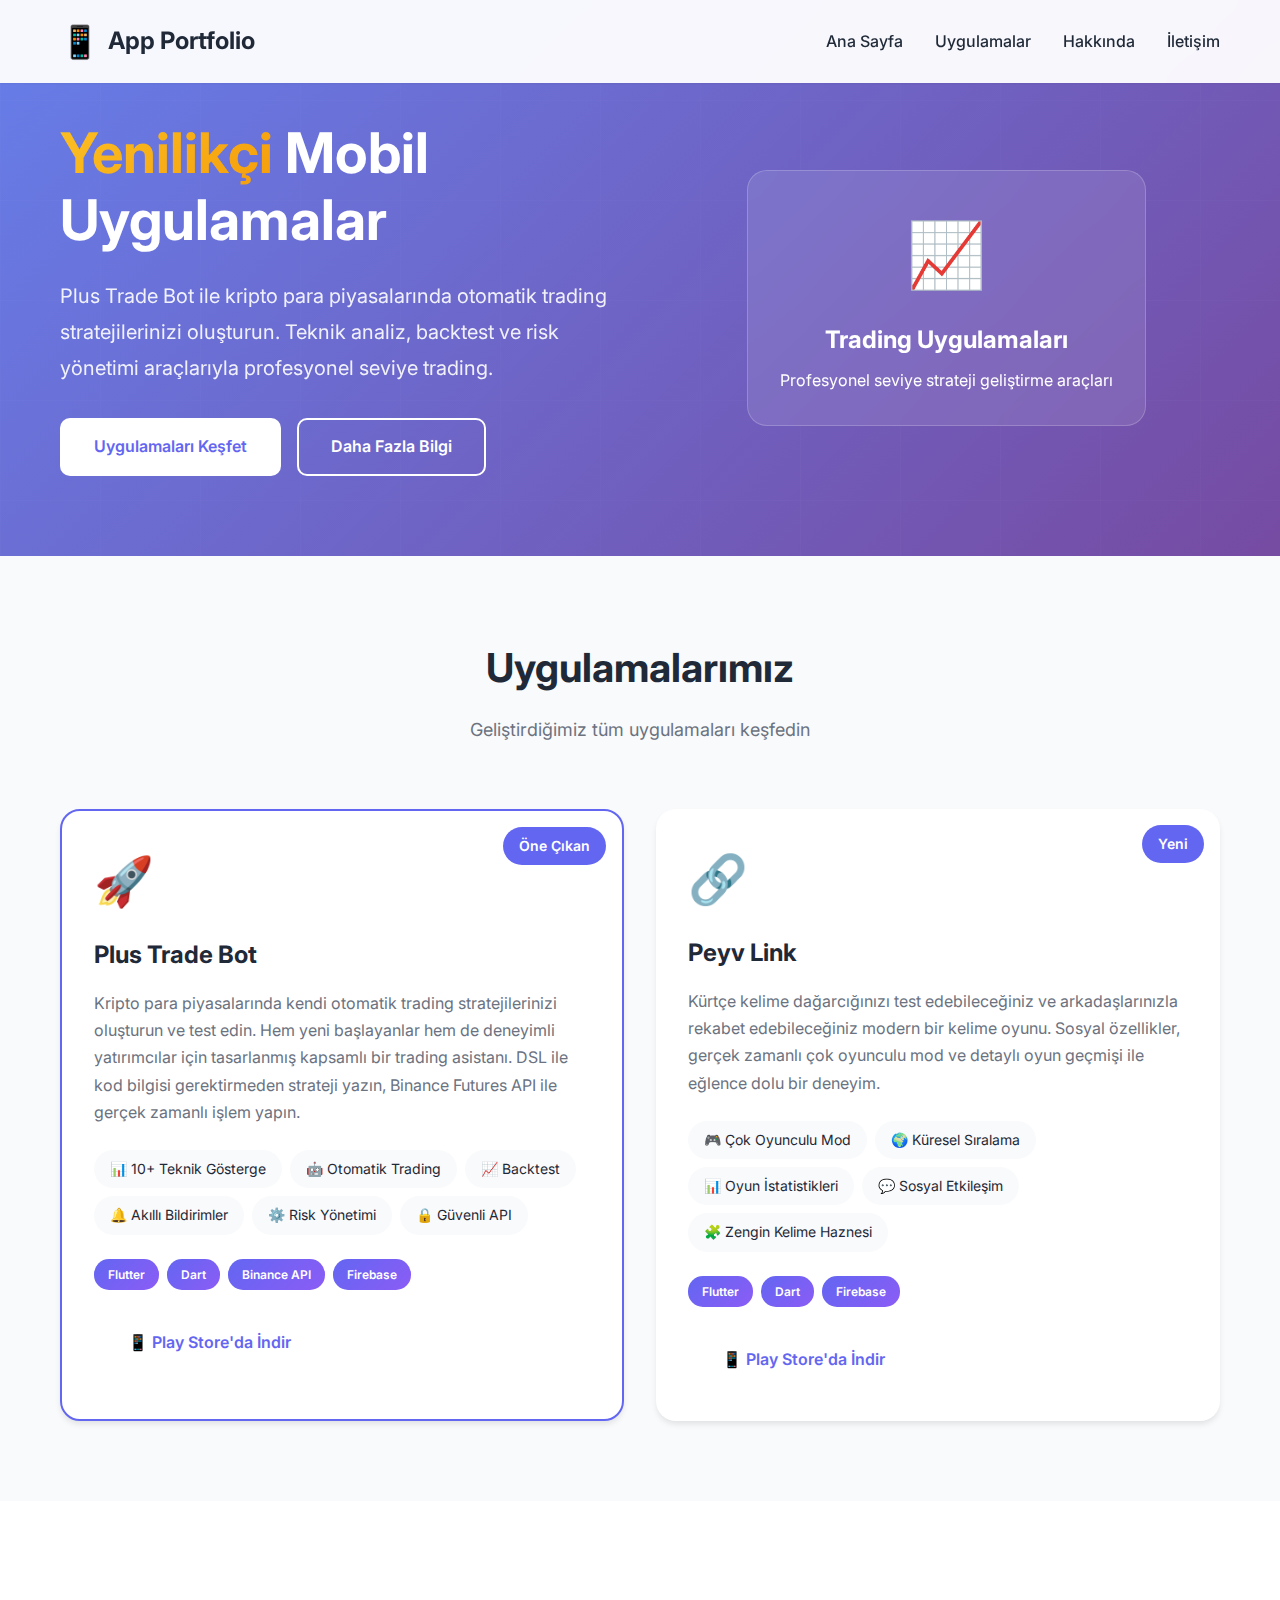
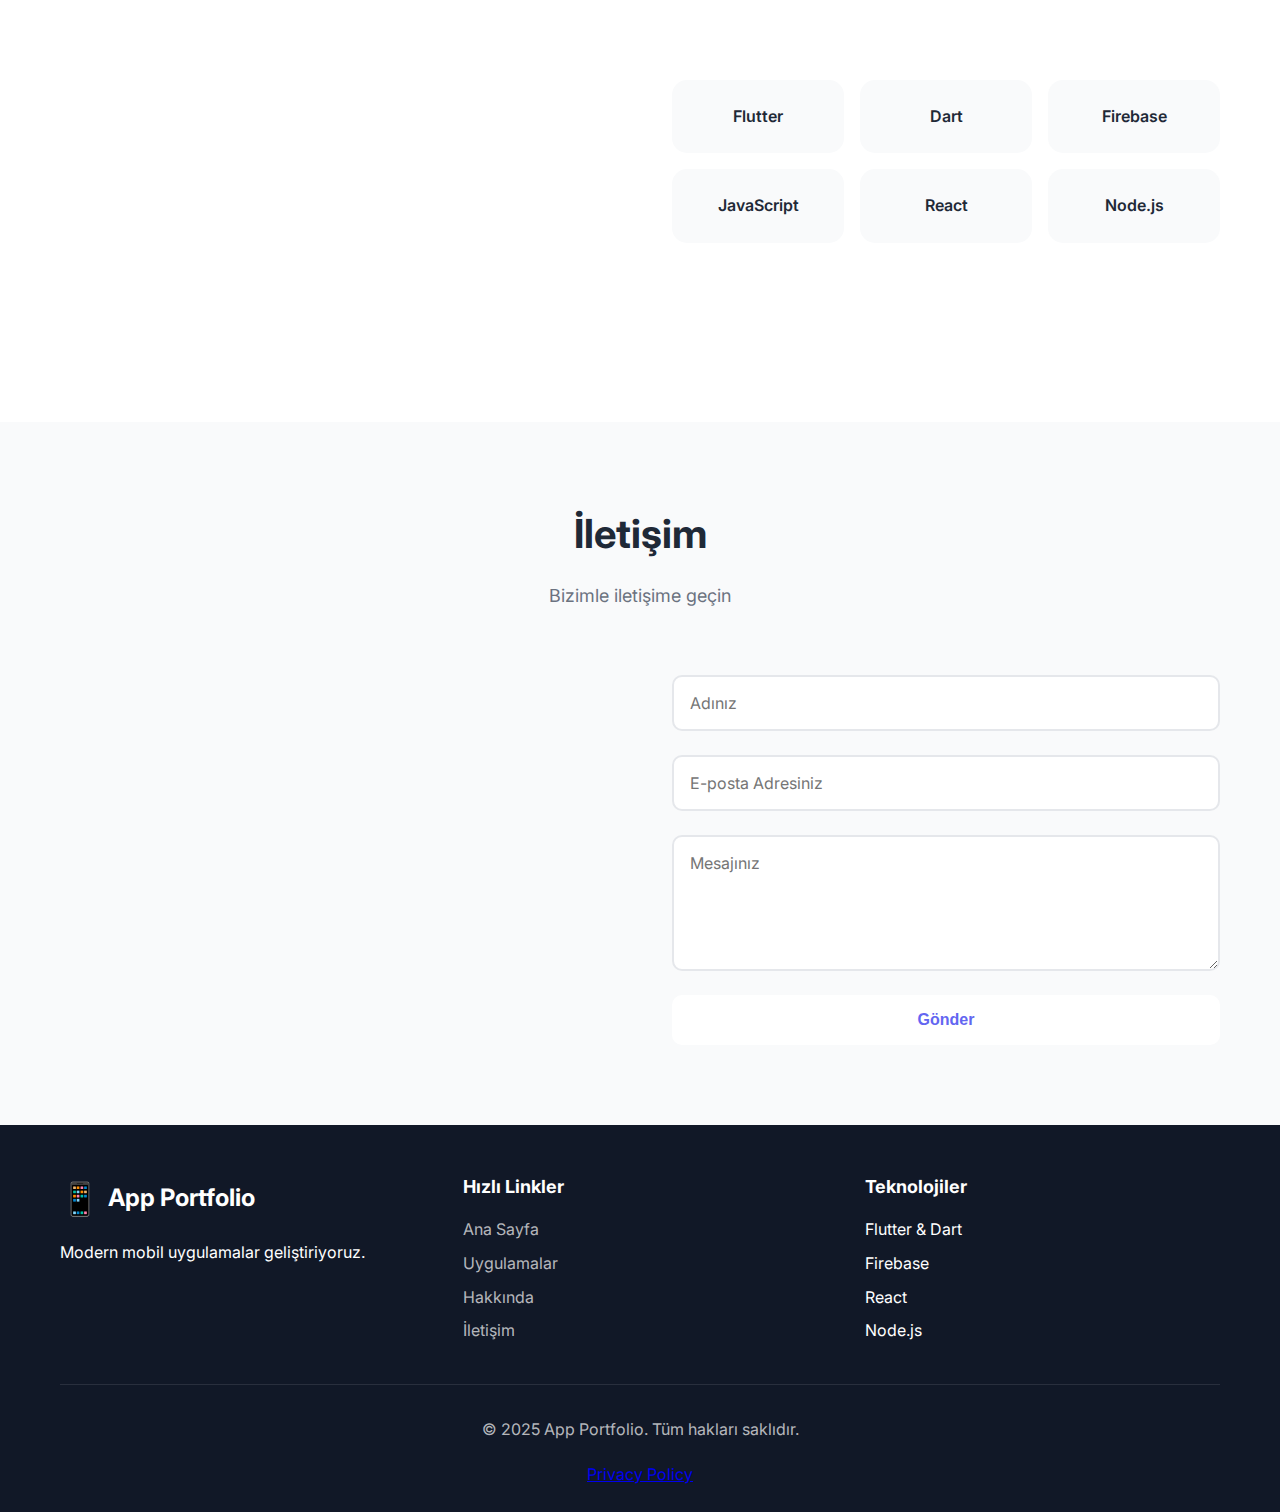
<file: index.html>
<!DOCTYPE html>
<html lang="tr">
<head>
    <meta charset="UTF-8">
    <meta name="viewport" content="width=device-width, initial-scale=1.0">
    <meta name="description" content="Plus Trade Bot - Kripto trading stratejileri ve mobil uygulamalar. Otomatik trading sistemleri ve teknik analiz araçları.">
    <title>App Portfolio - Plus Trade Bot & Mobil Uygulamalar</title>
    <link rel="stylesheet" href="css/style.css">
    <link rel="preconnect" href="https://fonts.googleapis.com">
    <link rel="preconnect" href="https://fonts.gstatic.com" crossorigin>
    <link href="https://fonts.googleapis.com/css2?family=Inter:wght@300;400;500;600;700&display=swap" rel="stylesheet">
</head>
<body>
    <!-- Navigation -->
    <nav class="navbar">
        <div class="container">
            <div class="nav-wrapper">
                <div class="logo">
                    <span class="logo-icon">📱</span>
                    <span class="logo-text">App Portfolio</span>
                </div>
                <ul class="nav-menu" id="navMenu">
                    <li><a href="#home">Ana Sayfa</a></li>
                    <li><a href="#apps">Uygulamalar</a></li>
                    <li><a href="#about">Hakkında</a></li>
                    <li><a href="#contact">İletişim</a></li>
                </ul>
                <button class="nav-toggle" id="navToggle" aria-label="Toggle menu">
                    <span></span>
                    <span></span>
                    <span></span>
                </button>
            </div>
        </div>
    </nav>

    <!-- Hero Section -->
    <section id="home" class="hero">
        <div class="container">
            <div class="hero-content">
                <h1 class="hero-title">
                    <span class="gradient-text">Yenilikçi</span> Mobil Uygulamalar
                </h1>
                <p class="hero-subtitle">
                    Plus Trade Bot ile kripto para piyasalarında otomatik trading stratejilerinizi oluşturun. 
                    Teknik analiz, backtest ve risk yönetimi araçlarıyla profesyonel seviye trading.
                </p>
                <div class="hero-buttons">
                    <a href="#apps" class="btn btn-primary">Uygulamaları Keşfet</a>
                    <a href="#about" class="btn btn-secondary">Daha Fazla Bilgi</a>
                </div>
            </div>
            <div class="hero-image">
                <div class="floating-card">
                    <div class="card-icon">📈</div>
                    <h3>Trading Uygulamaları</h3>
                    <p>Profesyonel seviye strateji geliştirme araçları</p>
                </div>
            </div>
        </div>
    </section>

    <!-- Apps Section -->
    <section id="apps" class="apps-section">
        <div class="container">
            <div class="section-header">
                <h2 class="section-title">Uygulamalarımız</h2>
                <p class="section-subtitle">Geliştirdiğimiz tüm uygulamaları keşfedin</p>
            </div>
            
            <div class="apps-grid" id="appsGrid">
                <!-- Plus Trade Bot -->
                <div class="app-card featured">
                    <div class="app-badge">Öne Çıkan</div>
                    <div class="app-icon">🚀</div>
                    <h3 class="app-title">Plus Trade Bot</h3>
                    <p class="app-description">
                        Kripto para piyasalarında kendi otomatik trading stratejilerinizi oluşturun ve test edin. 
                        Hem yeni başlayanlar hem de deneyimli yatırımcılar için tasarlanmış kapsamlı bir trading asistanı.
                        DSL ile kod bilgisi gerektirmeden strateji yazın, Binance Futures API ile gerçek zamanlı işlem yapın.
                    </p>
                    <div class="app-features">
                        <span class="feature-tag">📊 10+ Teknik Gösterge</span>
                        <span class="feature-tag">🤖 Otomatik Trading</span>
                        <span class="feature-tag">📈 Backtest</span>
                        <span class="feature-tag">🔔 Akıllı Bildirimler</span>
                        <span class="feature-tag">⚙️ Risk Yönetimi</span>
                        <span class="feature-tag">🔒 Güvenli API</span>
                    </div>
                    <div class="app-tech">
                        <span class="tech-badge">Flutter</span>
                        <span class="tech-badge">Dart</span>
                        <span class="tech-badge">Binance API</span>
                        <span class="tech-badge">Firebase</span>
                    </div>
                    <div class="app-actions">
                        <a href="https://play.google.com/store/apps/details?id=com.or.crypto_app" 
                           target="_blank" 
                           rel="noopener noreferrer" 
                           class="btn btn-primary">
                            📱 Play Store'da İndir
                        </a>
                    </div>
                </div>

                <!-- Placeholder for future apps -->
                <div class="app-card coming-soon">
                    <div class="app-icon">🎨</div>
                    <h3 class="app-title">Yeni Uygulama</h3>
                    <p class="app-description">
                        Yakında yeni bir uygulama burada olacak. Takipte kalın!
                    </p>
                    <div class="app-actions">
                        <button class="btn btn-disabled" disabled>Yakında</button>
                    </div>
                </div>

                <div class="app-card coming-soon">
                    <div class="app-icon">💡</div>
                    <h3 class="app-title">Yeni Proje</h3>
                    <p class="app-description">
                        Geliştirme aşamasında olan bir başka projemiz daha.
                    </p>
                    <div class="app-actions">
                        <button class="btn btn-disabled" disabled>Yakında</button>
                    </div>
                </div>
            </div>
        </div>
    </section>

    <!-- About Section -->
    <section id="about" class="about-section">
        <div class="container">
            <div class="about-content">
                <div class="about-text">
                    <h2 class="section-title">Hakkımızda</h2>
                    <p>
                        Modern teknolojiler kullanarak kullanıcı deneyimini ön planda tutan 
                        mobil uygulamalar geliştiriyoruz. Özellikle finansal teknolojiler 
                        ve trading uygulamaları alanında uzmanlaşıyoruz.
                    </p>
                    <div class="stats">
                        <div class="stat-item">
                            <div class="stat-number" data-target="10">0</div>
                            <div class="stat-label">Proje</div>
                        </div>
                        <div class="stat-item">
                            <div class="stat-number" data-target="5">0</div>
                            <div class="stat-label">Teknoloji</div>
                        </div>
                        <div class="stat-item">
                            <div class="stat-number" data-target="100">0</div>
                            <div class="stat-label">Kullanıcı Memnuniyeti</div>
                        </div>
                    </div>
                </div>
                <div class="about-image">
                    <div class="tech-stack">
                        <div class="tech-item">Flutter</div>
                        <div class="tech-item">Dart</div>
                        <div class="tech-item">Firebase</div>
                        <div class="tech-item">JavaScript</div>
                        <div class="tech-item">React</div>
                        <div class="tech-item">Node.js</div>
                    </div>
                </div>
            </div>
        </div>
    </section>

    <!-- Contact Section -->
    <section id="contact" class="contact-section">
        <div class="container">
            <div class="section-header">
                <h2 class="section-title">İletişim</h2>
                <p class="section-subtitle">Bizimle iletişime geçin</p>
            </div>
            <div class="contact-content">
                <div class="contact-info">
                    <div class="contact-item">
                        <div class="contact-icon">📧</div>
                        <div>
                            <h4>E-posta</h4>
                            <p><a href="mailto:orhan5665@gmail.com">orhan5665@gmail.com</a></p>
                        </div>
                    </div>
                    <div class="contact-item">
                        <div class="contact-icon">📱</div>
                        <div>
                            <h4>Play Store</h4>
                            <p><a href="https://play.google.com/store/apps/details?id=com.or.crypto_app" target="_blank" rel="noopener noreferrer">Plus Trade Bot</a></p>
                        </div>
                    </div>
                </div>
                <form class="contact-form" id="contactForm">
                    <div class="form-group">
                        <input type="text" id="name" name="name" placeholder="Adınız" required>
                    </div>
                    <div class="form-group">
                        <input type="email" id="email" name="email" placeholder="E-posta Adresiniz" required>
                    </div>
                    <div class="form-group">
                        <textarea id="message" name="message" rows="5" placeholder="Mesajınız" required></textarea>
                    </div>
                    <button type="submit" class="btn btn-primary">Gönder</button>
                </form>
            </div>
        </div>
    </section>

    <!-- Footer -->
    <footer class="footer">
        <div class="container">
            <div class="footer-content">
                <div class="footer-section">
                    <div class="logo">
                        <span class="logo-icon">📱</span>
                        <span class="logo-text">App Portfolio</span>
                    </div>
                    <p>Modern mobil uygulamalar geliştiriyoruz.</p>
                </div>
                <div class="footer-section">
                    <h4>Hızlı Linkler</h4>
                    <ul>
                        <li><a href="#home">Ana Sayfa</a></li>
                        <li><a href="#apps">Uygulamalar</a></li>
                        <li><a href="#about">Hakkında</a></li>
                        <li><a href="#contact">İletişim</a></li>
                    </ul>
                </div>
                <div class="footer-section">
                    <h4>Teknolojiler</h4>
                    <ul>
                        <li>Flutter & Dart</li>
                        <li>Firebase</li>
                        <li>React</li>
                        <li>Node.js</li>
                    </ul>
                </div>
            </div>
            <div class="footer-bottom">
                <p>&copy; 2025 App Portfolio. Tüm hakları saklıdır.</p>
            </div>
        </div>

         <p style="text-align: center; margin-top: 20px;">
    <a href="privacy-policy" target="_blank">Privacy Policy</a>
    </p>
    </footer>

    <script src="js/main.js"></script>
   
</body>
</html>
</file>
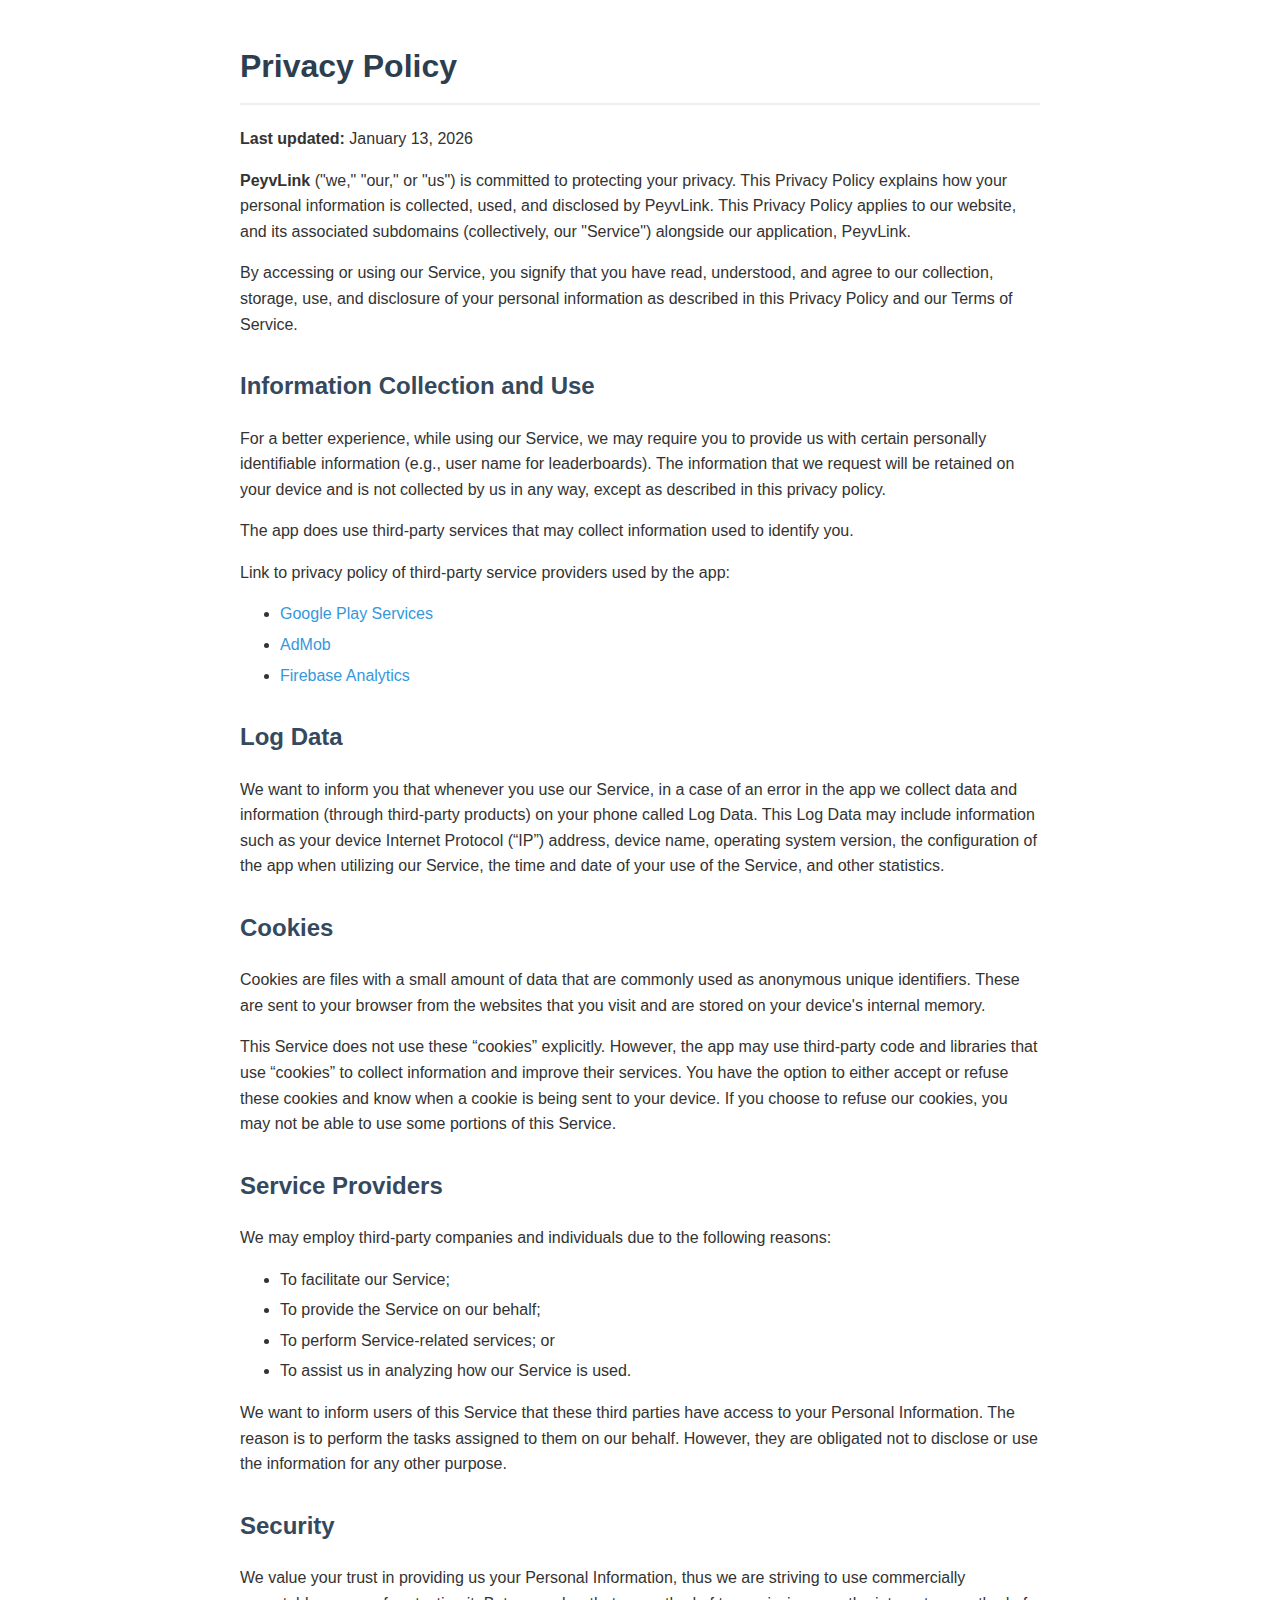
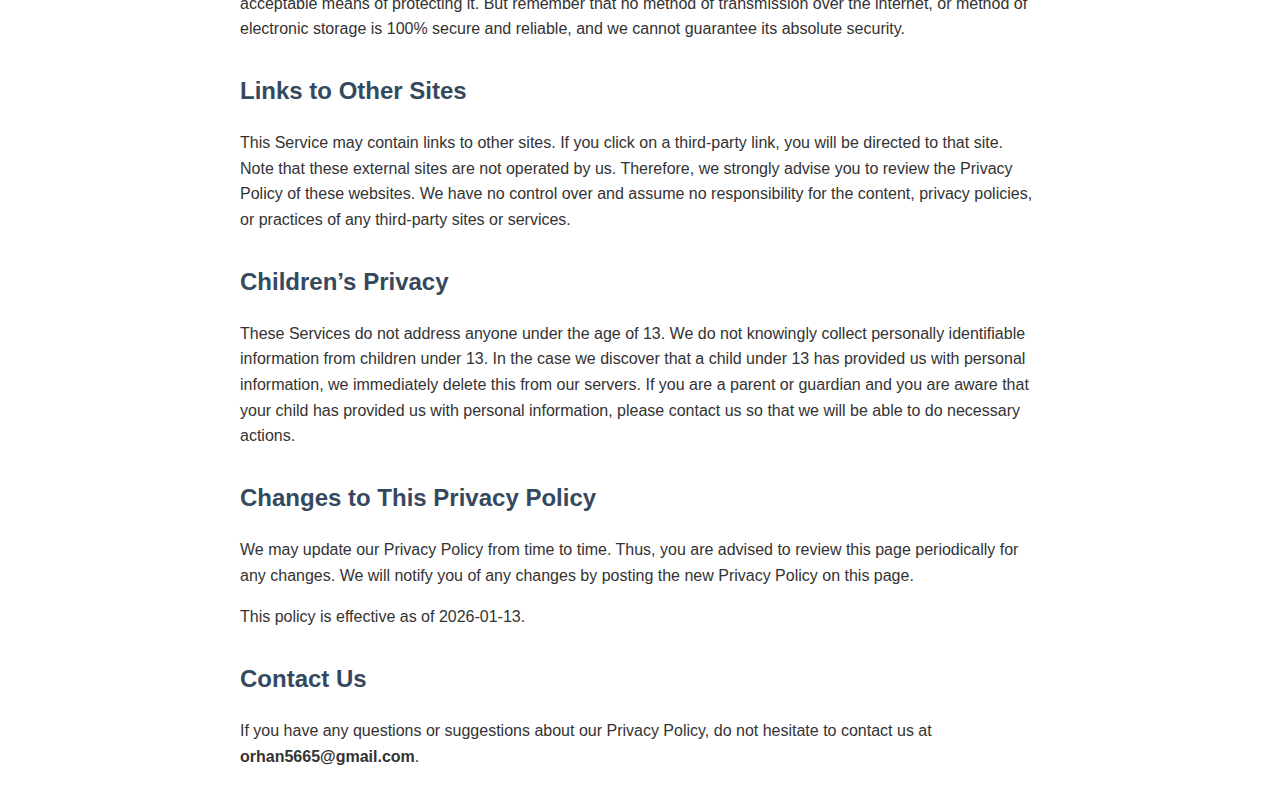
<file: privacy-policy.html>
<!DOCTYPE html>
<html lang="en">
<head>
    <meta charset="UTF-8">
    <meta name="viewport" content="width=device-width, initial-scale=1.0">
    <title>Privacy Policy - PeyvLink</title>
    <style>
        body { font-family: 'Segoe UI', Tahoma, Geneva, Verdana, sans-serif; line-height: 1.6; color: #333; max-width: 800px; margin: 0 auto; padding: 20px; }
        h1 { color: #2c3e50; border-bottom: 2px solid #eee; padding-bottom: 10px; }
        h2 { color: #34495e; margin-top: 30px; }
        p { margin-bottom: 15px; }
        ul { margin-bottom: 15px; }
        li { margin-bottom: 5px; }
        a { color: #3498db; text-decoration: none; }
        a:hover { text-decoration: underline; }
    </style>
</head>
<body>

    <h1>Privacy Policy</h1>
    <p><strong>Last updated:</strong> January 13, 2026</p>

    <p><strong>PeyvLink</strong> ("we," "our," or "us") is committed to protecting your privacy. This Privacy Policy explains how your personal information is collected, used, and disclosed by PeyvLink. This Privacy Policy applies to our website, and its associated subdomains (collectively, our "Service") alongside our application, PeyvLink.</p>

    <p>By accessing or using our Service, you signify that you have read, understood, and agree to our collection, storage, use, and disclosure of your personal information as described in this Privacy Policy and our Terms of Service.</p>

    <h2>Information Collection and Use</h2>
    <p>For a better experience, while using our Service, we may require you to provide us with certain personally identifiable information (e.g., user name for leaderboards). The information that we request will be retained on your device and is not collected by us in any way, except as described in this privacy policy.</p>
    
    <p>The app does use third-party services that may collect information used to identify you.</p>
    
    <p>Link to privacy policy of third-party service providers used by the app:</p>
    <ul>
        <li><a href="https://www.google.com/policies/privacy/" target="_blank">Google Play Services</a></li>
        <li><a href="https://support.google.com/admob/answer/6128543?hl=tr" target="_blank">AdMob</a></li>
        <li><a href="https://firebase.google.com/policies/analytics" target="_blank">Firebase Analytics</a></li>
    </ul>

    <h2>Log Data</h2>
    <p>We want to inform you that whenever you use our Service, in a case of an error in the app we collect data and information (through third-party products) on your phone called Log Data. This Log Data may include information such as your device Internet Protocol (“IP”) address, device name, operating system version, the configuration of the app when utilizing our Service, the time and date of your use of the Service, and other statistics.</p>

    <h2>Cookies</h2>
    <p>Cookies are files with a small amount of data that are commonly used as anonymous unique identifiers. These are sent to your browser from the websites that you visit and are stored on your device's internal memory.</p>
    <p>This Service does not use these “cookies” explicitly. However, the app may use third-party code and libraries that use “cookies” to collect information and improve their services. You have the option to either accept or refuse these cookies and know when a cookie is being sent to your device. If you choose to refuse our cookies, you may not be able to use some portions of this Service.</p>

    <h2>Service Providers</h2>
    <p>We may employ third-party companies and individuals due to the following reasons:</p>
    <ul>
        <li>To facilitate our Service;</li>
        <li>To provide the Service on our behalf;</li>
        <li>To perform Service-related services; or</li>
        <li>To assist us in analyzing how our Service is used.</li>
    </ul>
    <p>We want to inform users of this Service that these third parties have access to your Personal Information. The reason is to perform the tasks assigned to them on our behalf. However, they are obligated not to disclose or use the information for any other purpose.</p>

    <h2>Security</h2>
    <p>We value your trust in providing us your Personal Information, thus we are striving to use commercially acceptable means of protecting it. But remember that no method of transmission over the internet, or method of electronic storage is 100% secure and reliable, and we cannot guarantee its absolute security.</p>

    <h2>Links to Other Sites</h2>
    <p>This Service may contain links to other sites. If you click on a third-party link, you will be directed to that site. Note that these external sites are not operated by us. Therefore, we strongly advise you to review the Privacy Policy of these websites. We have no control over and assume no responsibility for the content, privacy policies, or practices of any third-party sites or services.</p>

    <h2>Children’s Privacy</h2>
    <p>These Services do not address anyone under the age of 13. We do not knowingly collect personally identifiable information from children under 13. In the case we discover that a child under 13 has provided us with personal information, we immediately delete this from our servers. If you are a parent or guardian and you are aware that your child has provided us with personal information, please contact us so that we will be able to do necessary actions.</p>

    <h2>Changes to This Privacy Policy</h2>
    <p>We may update our Privacy Policy from time to time. Thus, you are advised to review this page periodically for any changes. We will notify you of any changes by posting the new Privacy Policy on this page.</p>
    <p>This policy is effective as of 2026-01-13.</p>

    <h2>Contact Us</h2>
    <p>If you have any questions or suggestions about our Privacy Policy, do not hesitate to contact us at <strong>orhan5665@gmail.com</strong>.</p>

</body>
</html>
</file>
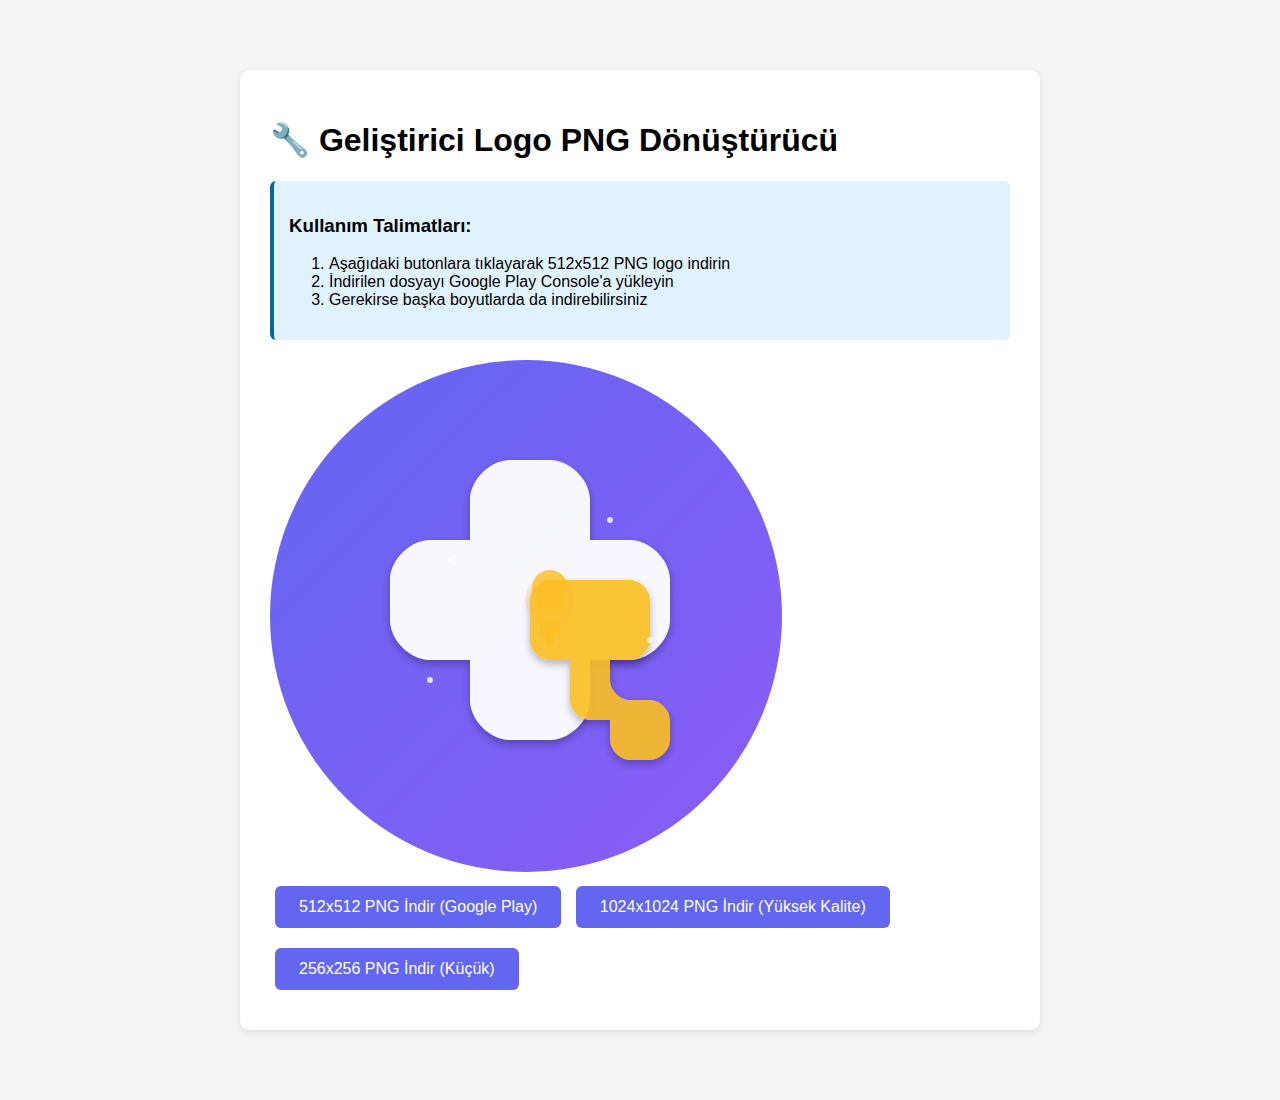
<file: images/create-png-logo.html>
<!DOCTYPE html>
<html lang="tr">
<head>
    <meta charset="UTF-8">
    <meta name="viewport" content="width=device-width, initial-scale=1.0">
    <title>Logo PNG Dönüştürücü</title>
    <style>
        body {
            font-family: Arial, sans-serif;
            max-width: 800px;
            margin: 50px auto;
            padding: 20px;
            background: #f5f5f5;
        }
        .container {
            background: white;
            padding: 30px;
            border-radius: 10px;
            box-shadow: 0 2px 10px rgba(0,0,0,0.1);
        }
        canvas {
            border: 2px solid #ddd;
            border-radius: 10px;
            margin: 20px 0;
            display: block;
        }
        button {
            background: #6366f1;
            color: white;
            border: none;
            padding: 12px 24px;
            border-radius: 6px;
            cursor: pointer;
            font-size: 16px;
            margin: 10px 5px;
        }
        button:hover {
            background: #4f46e5;
        }
        .instructions {
            background: #e0f2fe;
            padding: 15px;
            border-radius: 6px;
            margin: 20px 0;
            border-left: 4px solid #0369a1;
        }
    </style>
</head>
<body>
    <div class="container">
        <h1>🔧 Geliştirici Logo PNG Dönüştürücü</h1>
        
        <div class="instructions">
            <h3>Kullanım Talimatları:</h3>
            <ol>
                <li>Aşağıdaki butonlara tıklayarak 512x512 PNG logo indirin</li>
                <li>İndirilen dosyayı Google Play Console'a yükleyin</li>
                <li>Gerekirse başka boyutlarda da indirebilirsiniz</li>
            </ol>
        </div>

        <div id="svgContainer"></div>
        
        <div>
            <button onclick="downloadPNG(512)">512x512 PNG İndir (Google Play)</button>
            <button onclick="downloadPNG(1024)">1024x1024 PNG İndir (Yüksek Kalite)</button>
            <button onclick="downloadPNG(256)">256x256 PNG İndir (Küçük)</button>
        </div>
    </div>

    <script>
        // SVG içeriği
        const svgContent = `<svg width="512" height="512" viewBox="0 0 512 512" xmlns="http://www.w3.org/2000/svg">
  <circle cx="256" cy="256" r="256" fill="url(#gradient)"/>
  
  <defs>
    <linearGradient id="gradient" x1="0%" y1="0%" x2="100%" y2="100%">
      <stop offset="0%" style="stop-color:#6366f1;stop-opacity:1" />
      <stop offset="100%" style="stop-color:#8b5cf6;stop-opacity:1" />
    </linearGradient>
    
    <filter id="shadow" x="-50%" y="-50%" width="200%" height="200%">
      <feGaussianBlur in="SourceAlpha" stdDeviation="4"/>
      <feOffset dx="0" dy="4" result="offsetblur"/>
      <feComponentTransfer>
        <feFuncA type="linear" slope="0.3"/>
      </feComponentTransfer>
      <feMerge>
        <feMergeNode/>
        <feMergeNode in="SourceGraphic"/>
      </feMerge>
    </filter>
  </defs>
  
  <path d="M 200 180 L 200 140 C 200 120, 220 100, 240 100 L 280 100 C 300 100, 320 120, 320 140 L 320 180 L 360 180 C 380 180, 400 200, 400 220 L 400 260 C 400 280, 380 300, 360 300 L 320 300 L 320 340 C 320 360, 300 380, 280 380 L 240 380 C 220 380, 200 360, 200 340 L 200 300 L 160 300 C 140 300, 120 280, 120 260 L 120 220 C 120 200, 140 180, 160 180 Z" 
        fill="white" 
        opacity="0.95"
        filter="url(#shadow)"/>
  
  <path d="M 320 220 L 360 220 C 370 220, 380 230, 380 240 L 380 280 C 380 290, 370 300, 360 300 L 340 300 L 340 320 C 340 330, 350 340, 360 340 L 380 340 C 390 340, 400 350, 400 360 L 400 380 C 400 390, 390 400, 380 400 L 360 400 C 350 400, 340 390, 340 380 L 340 360 L 320 360 C 310 360, 300 350, 300 340 L 300 320 L 300 300 L 280 300 C 270 300, 260 290, 260 280 L 260 240 C 260 230, 270 220, 280 220 Z" 
        fill="#fbbf24" 
        opacity="0.9"
        filter="url(#shadow)"/>
  
  <circle cx="280" cy="240" r="25" fill="#fbbf24" opacity="0.2"/>
  <path d="M 280 210 C 270 210, 262 218, 262 228 C 262 232, 264 235, 266 237 L 266 250 L 294 250 L 294 237 C 296 235, 298 232, 298 228 C 298 218, 290 210, 280 210 Z M 280 260 L 270 260 L 270 275 L 290 275 L 290 260 Z M 275 275 L 285 275 L 285 285 L 275 285 Z" 
        fill="#fbbf24" 
        opacity="0.8"/>
  
  <circle cx="180" cy="200" r="3" fill="white" opacity="0.8"/>
  <circle cx="340" cy="160" r="3" fill="white" opacity="0.8"/>
  <circle cx="160" cy="320" r="3" fill="white" opacity="0.8"/>
  <circle cx="380" cy="280" r="3" fill="white" opacity="0.8"/>
</svg>`;

        // SVG'yi container'a ekle
        document.getElementById('svgContainer').innerHTML = svgContent;

        function downloadPNG(size) {
            const canvas = document.createElement('canvas');
            canvas.width = size;
            canvas.height = size;
            const ctx = canvas.getContext('2d');
            
            const img = new Image();
            const svgBlob = new Blob([svgContent], {type: 'image/svg+xml;charset=utf-8'});
            const url = URL.createObjectURL(svgBlob);
            
            img.onload = function() {
                ctx.drawImage(img, 0, 0, size, size);
                URL.revokeObjectURL(url);
                
                canvas.toBlob(function(blob) {
                    const link = document.createElement('a');
                    link.download = `developer-logo-${size}x${size}.png`;
                    link.href = URL.createObjectURL(blob);
                    link.click();
                    URL.revokeObjectURL(link.href);
                }, 'image/png');
            };
            
            img.src = url;
        }
    </script>
</body>
</html>
</file>
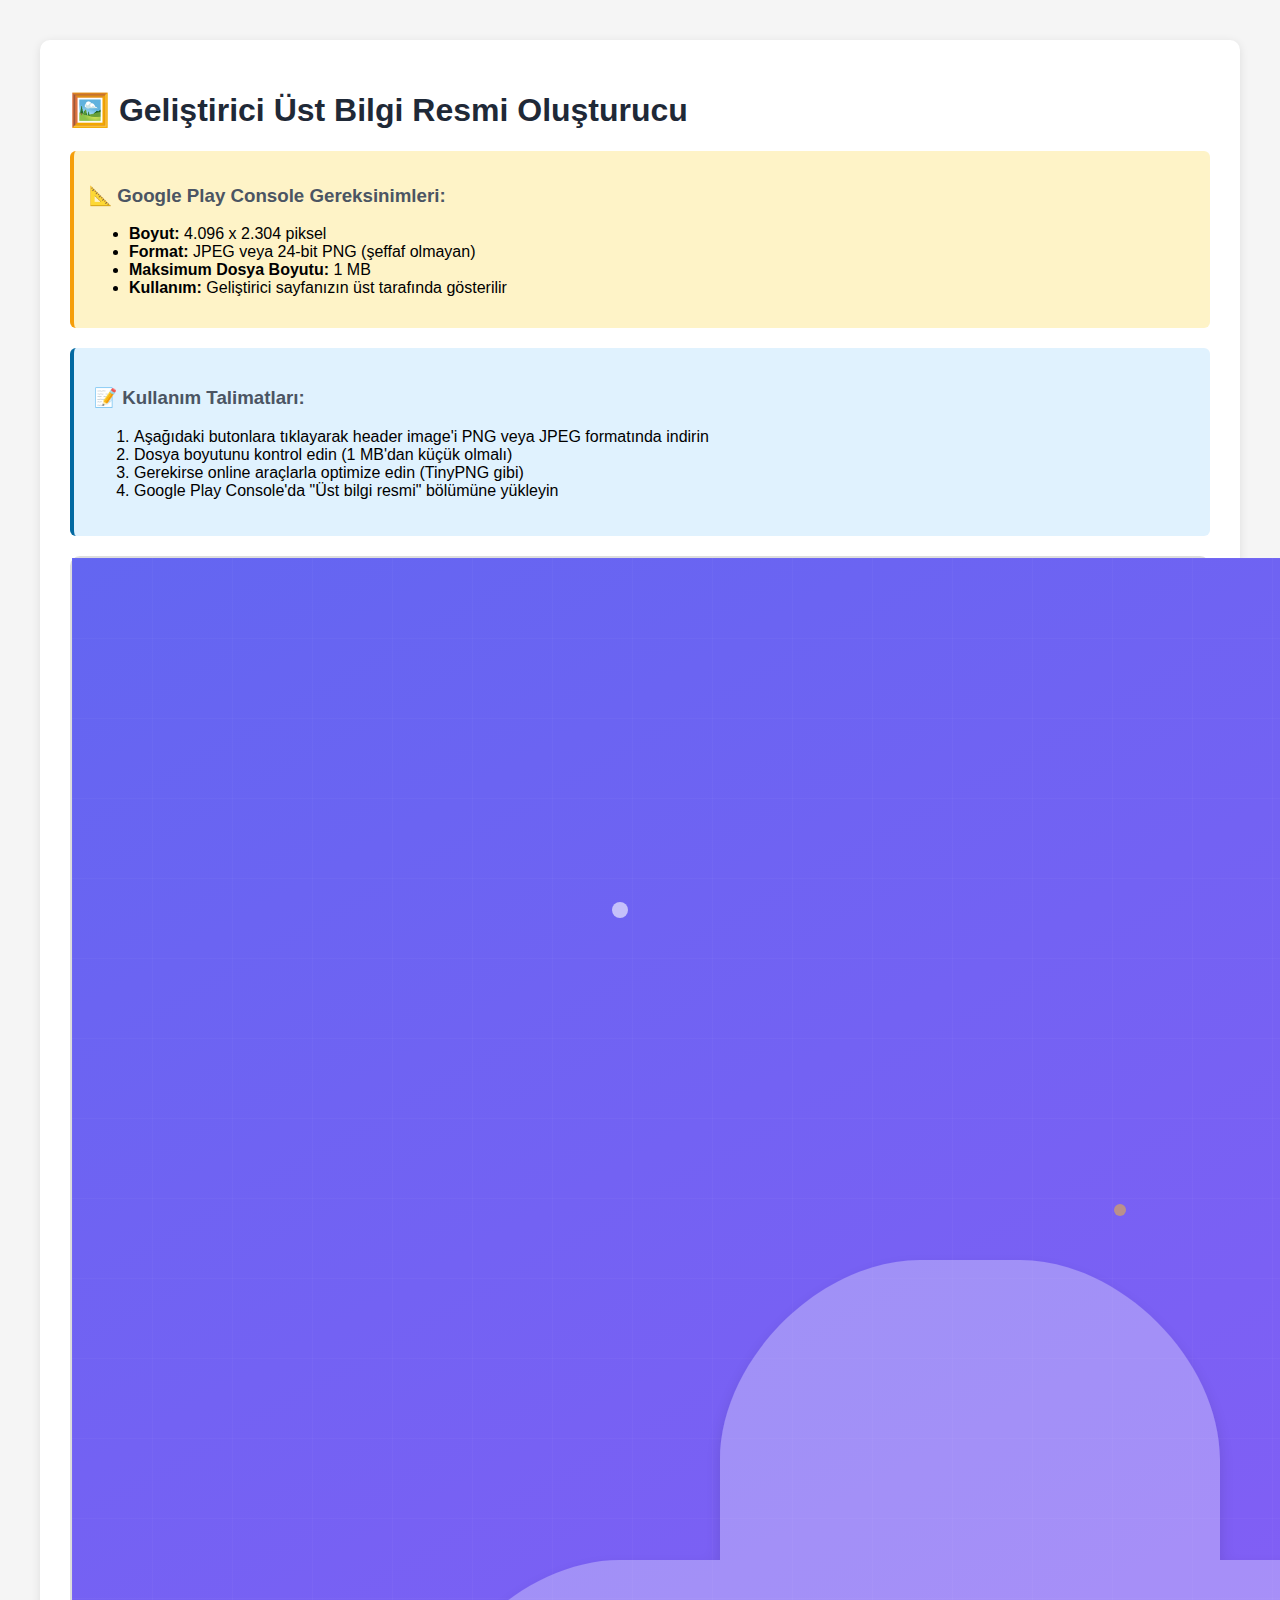
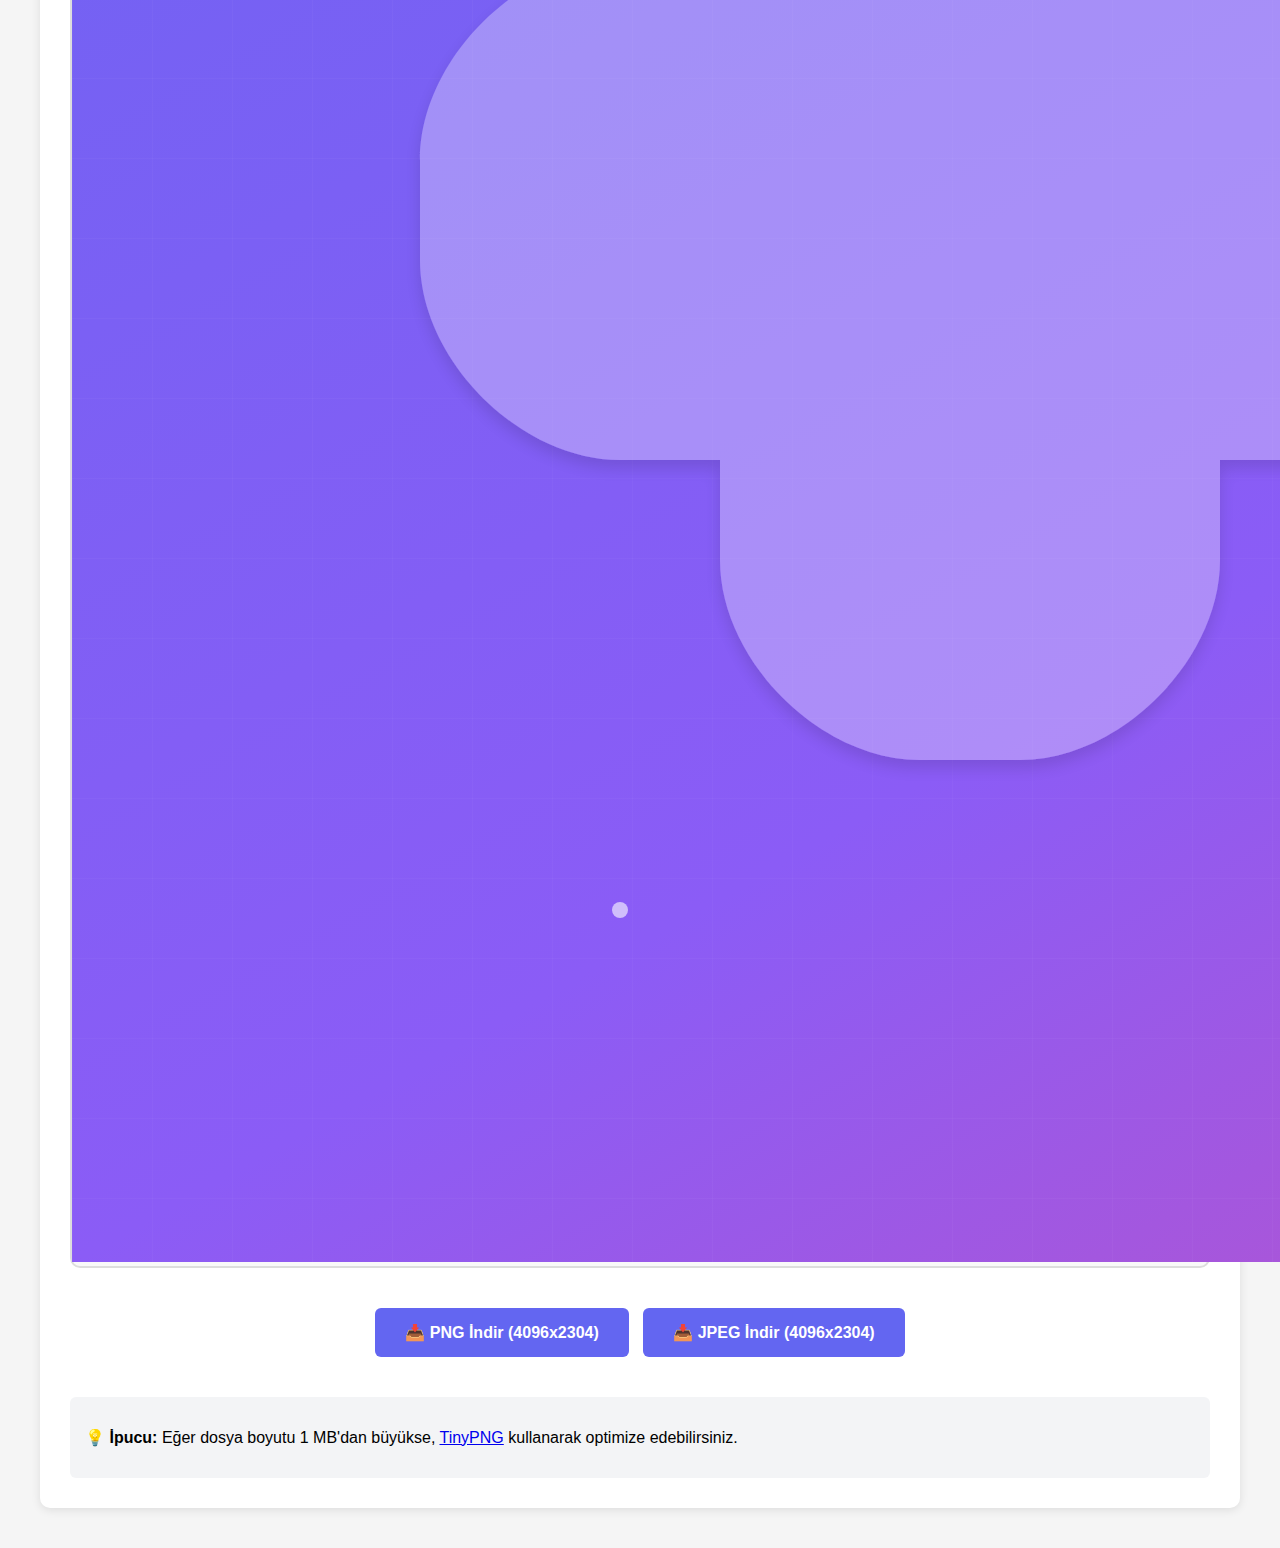
<file: images/header-create-html.html>
<!DOCTYPE html>
<html lang="tr">
<head>
    <meta charset="UTF-8">
    <meta name="viewport" content="width=device-width, initial-scale=1.0">
    <title>Header Image PNG/JPEG Dönüştürücü</title>
    <style>
        body {
            font-family: Arial, sans-serif;
            max-width: 1200px;
            margin: 20px auto;
            padding: 20px;
            background: #f5f5f5;
        }
        .container {
            background: white;
            padding: 30px;
            border-radius: 10px;
            box-shadow: 0 2px 10px rgba(0,0,0,0.1);
        }
        .preview {
            border: 2px solid #ddd;
            border-radius: 10px;
            margin: 20px 0;
            max-width: 100%;
            background: #f9f9f9;
        }
        canvas {
            display: block;
            max-width: 100%;
            height: auto;
        }
        button {
            background: #6366f1;
            color: white;
            border: none;
            padding: 15px 30px;
            border-radius: 6px;
            cursor: pointer;
            font-size: 16px;
            margin: 10px 5px;
            font-weight: bold;
        }
        button:hover {
            background: #4f46e5;
        }
        .instructions {
            background: #e0f2fe;
            padding: 20px;
            border-radius: 6px;
            margin: 20px 0;
            border-left: 4px solid #0369a1;
        }
        .specs {
            background: #fef3c7;
            padding: 15px;
            border-radius: 6px;
            margin: 20px 0;
            border-left: 4px solid #f59e0b;
        }
        h1 { color: #1f2937; }
        h3 { color: #4b5563; }
    </style>
</head>
<body>
    <div class="container">
        <h1>🖼️ Geliştirici Üst Bilgi Resmi Oluşturucu</h1>
        
        <div class="specs">
            <h3>📐 Google Play Console Gereksinimleri:</h3>
            <ul>
                <li><strong>Boyut:</strong> 4.096 x 2.304 piksel</li>
                <li><strong>Format:</strong> JPEG veya 24-bit PNG (şeffaf olmayan)</li>
                <li><strong>Maksimum Dosya Boyutu:</strong> 1 MB</li>
                <li><strong>Kullanım:</strong> Geliştirici sayfanızın üst tarafında gösterilir</li>
            </ul>
        </div>
        
        <div class="instructions">
            <h3>📝 Kullanım Talimatları:</h3>
            <ol>
                <li>Aşağıdaki butonlara tıklayarak header image'i PNG veya JPEG formatında indirin</li>
                <li>Dosya boyutunu kontrol edin (1 MB'dan küçük olmalı)</li>
                <li>Gerekirse online araçlarla optimize edin (TinyPNG gibi)</li>
                <li>Google Play Console'da "Üst bilgi resmi" bölümüne yükleyin</li>
            </ol>
        </div>

        <div class="preview">
            <div id="svgContainer"></div>
        </div>
        
        <div style="text-align: center; margin: 30px 0;">
            <button onclick="downloadPNG(4096, 2304)">📥 PNG İndir (4096x2304)</button>
            <button onclick="downloadJPEG(4096, 2304)">📥 JPEG İndir (4096x2304)</button>
        </div>
        
        <div style="margin-top: 30px; padding: 15px; background: #f3f4f6; border-radius: 6px;">
            <p><strong>💡 İpucu:</strong> Eğer dosya boyutu 1 MB'dan büyükse, <a href="https://tinypng.com/" target="_blank">TinyPNG</a> kullanarak optimize edebilirsiniz.</p>
        </div>
    </div>

    <script>
        // SVG içeriği
        const svgContent = `<svg width="4096" height="2304" viewBox="0 0 4096 2304" xmlns="http://www.w3.org/2000/svg">
  <defs>
    <linearGradient id="bgGradient" x1="0%" y1="0%" x2="100%" y2="100%">
      <stop offset="0%" style="stop-color:#6366f1;stop-opacity:1" />
      <stop offset="50%" style="stop-color:#8b5cf6;stop-opacity:1" />
      <stop offset="100%" style="stop-color:#ec4899;stop-opacity:1" />
    </linearGradient>
    <pattern id="gridPattern" width="80" height="80" patternUnits="userSpaceOnUse">
      <path d="M 80 0 L 0 0 0 80" fill="none" stroke="rgba(255,255,255,0.05)" stroke-width="1"/>
    </pattern>
    <filter id="shadow" x="-50%" y="-50%" width="200%" height="200%">
      <feGaussianBlur in="SourceAlpha" stdDeviation="8"/>
      <feOffset dx="0" dy="8" result="offsetblur"/>
      <feComponentTransfer>
        <feFuncA type="linear" slope="0.4"/>
      </feComponentTransfer>
      <feMerge>
        <feMergeNode/>
        <feMergeNode in="SourceGraphic"/>
      </feMerge>
    </filter>
  </defs>
  <rect width="4096" height="2304" fill="url(#bgGradient)"/>
  <rect width="4096" height="2304" fill="url(#gridPattern)"/>
  <g transform="translate(2048, 1152)">
    <g transform="translate(-1200, 0)" opacity="0.3">
      <path d="M -200 -150 L -200 -250 C -200 -350, -100 -450, 0 -450 L 100 -450 C 200 -450, 300 -350, 300 -250 L 300 -150 L 400 -150 C 500 -150, 600 -50, 600 50 L 600 150 C 600 250, 500 350, 400 350 L 300 350 L 300 450 C 300 550, 200 650, 100 650 L 0 650 C -100 650, -200 550, -200 450 L -200 350 L -300 350 C -400 350, -500 250, -500 150 L -500 50 C -500 -50, -400 -150, -300 -150 Z" fill="white" filter="url(#shadow)"/>
    </g>
    <g opacity="0.95">
      <circle cx="0" cy="-100" r="120" fill="#fbbf24" opacity="0.2"/>
      <path d="M 0 -320 C -80 -320, -150 -250, -150 -170 C -150 -130, -120 -90, -90 -70 L -90 50 L 90 50 L 90 -70 C 120 -90, 150 -130, 150 -170 C 150 -250, 80 -320, 0 -320 Z M -70 50 L -70 150 L 70 150 L 70 50 Z M -50 150 L 50 150 L 50 250 L -50 250 Z" fill="#fbbf24" opacity="0.9" stroke="white" stroke-width="8"/>
      <path d="M -300 50 L -300 -50 C -300 -150, -200 -250, -100 -250 L 0 -250 C 100 -250, 200 -150, 200 -50 L 200 50 L 300 50 C 400 50, 500 150, 500 250 L 500 350 C 500 450, 400 550, 300 550 L 200 550 L 200 650 C 200 750, 100 850, 0 850 L -100 850 C -200 850, -300 750, -300 650 L -300 550 L -400 550 C -500 550, -600 450, -600 350 L -600 250 C -600 150, -500 50, -400 50 Z" fill="white" opacity="0.9" filter="url(#shadow)"/>
      <path d="M 200 50 L 300 50 C 400 50, 500 150, 500 250 L 500 350 C 500 450, 400 550, 300 550 L 200 550 L 200 650 C 200 750, 300 850, 400 850 L 500 850 C 600 850, 700 750, 700 650 L 700 550 L 800 550 C 900 550, 1000 450, 1000 350 L 1000 250 C 1000 150, 900 50, 800 50 L 700 50 L 700 -50 C 700 -150, 600 -250, 500 -250 L 400 -250 C 300 -250, 200 -150, 200 -50 Z" fill="#fbbf24" opacity="0.85" filter="url(#shadow)"/>
    </g>
    <g transform="translate(1200, 0)" opacity="0.3">
      <rect x="-80" y="-200" width="60" height="100" rx="12" fill="white" opacity="0.8"/>
      <rect x="-75" y="-195" width="50" height="70" fill="#6366f1" opacity="0.3"/>
      <rect x="-70" y="-190" width="40" height="5" fill="white" opacity="0.5"/>
      <rect x="20" y="-150" width="60" height="100" rx="12" fill="white" opacity="0.8"/>
      <rect x="25" y="-145" width="50" height="70" fill="#8b5cf6" opacity="0.3"/>
      <polyline points="-200,100 -150,50 -100,80 -50,30 0,60 50,20 100,40" fill="none" stroke="white" stroke-width="8" opacity="0.8"/>
    </g>
    <circle cx="-1500" cy="-800" r="8" fill="white" opacity="0.6"/>
    <circle cx="1500" cy="-800" r="8" fill="white" opacity="0.6"/>
    <circle cx="-1500" cy="800" r="8" fill="white" opacity="0.6"/>
    <circle cx="1500" cy="800" r="8" fill="white" opacity="0.6"/>
    <circle cx="-1000" cy="-500" r="6" fill="#fbbf24" opacity="0.5"/>
    <circle cx="1000" cy="-500" r="6" fill="#fbbf24" opacity="0.5"/>
    <circle cx="-800" cy="600" r="6" fill="#fbbf24" opacity="0.5"/>
    <circle cx="800" cy="600" r="6" fill="#fbbf24" opacity="0.5"/>
  </g>
</svg>`;

        // SVG'yi container'a ekle (preview için)
        document.getElementById('svgContainer').innerHTML = svgContent;

        function downloadPNG(width, height) {
            const canvas = document.createElement('canvas');
            canvas.width = width;
            canvas.height = height;
            const ctx = canvas.getContext('2d');
            
            const img = new Image();
            const svgBlob = new Blob([svgContent], {type: 'image/svg+xml;charset=utf-8'});
            const url = URL.createObjectURL(svgBlob);
            
            img.onload = function() {
                ctx.drawImage(img, 0, 0, width, height);
                URL.revokeObjectURL(url);
                
                canvas.toBlob(function(blob) {
                    const fileSize = (blob.size / 1024).toFixed(2);
                    if (confirm(`PNG dosyası oluşturuldu. Boyut: ${fileSize} KB\n\nİndirmek istiyor musunuz?${fileSize > 1024 ? '\n\n⚠️ Uyarı: Dosya 1 MB\'dan büyük. TinyPNG ile optimize etmeniz gerekebilir.' : ''}`)) {
                        const link = document.createElement('a');
                        link.download = `header-image-${width}x${height}.png`;
                        link.href = URL.createObjectURL(blob);
                        link.click();
                        URL.revokeObjectURL(link.href);
                    }
                }, 'image/png');
            };
            
            img.src = url;
        }

        function downloadJPEG(width, height) {
            const canvas = document.createElement('canvas');
            canvas.width = width;
            canvas.height = height;
            const ctx = canvas.getContext('2d');
            
            // Beyaz arka plan (JPEG şeffaflığı desteklemez)
            ctx.fillStyle = '#ffffff';
            ctx.fillRect(0, 0, width, height);
            
            const img = new Image();
            const svgBlob = new Blob([svgContent], {type: 'image/svg+xml;charset=utf-8'});
            const url = URL.createObjectURL(svgBlob);
            
            img.onload = function() {
                ctx.drawImage(img, 0, 0, width, height);
                URL.revokeObjectURL(url);
                
                // JPEG olarak kaydet (kalite: 90)
                canvas.toBlob(function(blob) {
                    const fileSize = (blob.size / 1024).toFixed(2);
                    if (confirm(`JPEG dosyası oluşturuldu. Boyut: ${fileSize} KB\n\nİndirmek istiyor musunuz?`)) {
                        const link = document.createElement('a');
                        link.download = `header-image-${width}x${height}.jpg`;
                        link.href = URL.createObjectURL(blob);
                        link.click();
                        URL.revokeObjectURL(link.href);
                    }
                }, 'image/jpeg', 0.90);
            };
            
            img.src = url;
        }
    </script>
</body>
</html>
</file>
<file: css/style.css>
/* Reset & Base Styles */
* {
    margin: 0;
    padding: 0;
    box-sizing: border-box;
}

:root {
    --primary-color: #6366f1;
    --primary-dark: #4f46e5;
    --secondary-color: #8b5cf6;
    --accent-color: #ec4899;
    --text-primary: #1f2937;
    --text-secondary: #6b7280;
    --bg-primary: #ffffff;
    --bg-secondary: #f9fafb;
    --bg-dark: #111827;
    --border-color: #e5e7eb;
    --shadow-sm: 0 1px 2px 0 rgba(0, 0, 0, 0.05);
    --shadow-md: 0 4px 6px -1px rgba(0, 0, 0, 0.1);
    --shadow-lg: 0 10px 15px -3px rgba(0, 0, 0, 0.1);
    --shadow-xl: 0 20px 25px -5px rgba(0, 0, 0, 0.1);
    --transition: all 0.3s ease;
}

body {
    font-family: 'Inter', -apple-system, BlinkMacSystemFont, 'Segoe UI', sans-serif;
    line-height: 1.6;
    color: var(--text-primary);
    background-color: var(--bg-primary);
    overflow-x: hidden;
}

.container {
    max-width: 1200px;
    margin: 0 auto;
    padding: 0 20px;
}

/* Navigation */
.navbar {
    position: fixed;
    top: 0;
    left: 0;
    right: 0;
    background: rgba(255, 255, 255, 0.95);
    backdrop-filter: blur(10px);
    box-shadow: var(--shadow-sm);
    z-index: 1000;
    transition: var(--transition);
}

.nav-wrapper {
    display: flex;
    justify-content: space-between;
    align-items: center;
    padding: 1rem 0;
}

.logo {
    display: flex;
    align-items: center;
    gap: 0.5rem;
    font-size: 1.5rem;
    font-weight: 700;
    color: var(--text-primary);
    text-decoration: none;
}

.logo-icon {
    font-size: 2rem;
}

.nav-menu {
    display: flex;
    list-style: none;
    gap: 2rem;
    align-items: center;
}

.nav-menu a {
    color: var(--text-primary);
    text-decoration: none;
    font-weight: 500;
    transition: var(--transition);
    position: relative;
}

.nav-menu a:hover {
    color: var(--primary-color);
}

.nav-menu a::after {
    content: '';
    position: absolute;
    bottom: -5px;
    left: 0;
    width: 0;
    height: 2px;
    background: var(--primary-color);
    transition: var(--transition);
}

.nav-menu a:hover::after {
    width: 100%;
}

.nav-toggle {
    display: none;
    flex-direction: column;
    gap: 5px;
    background: none;
    border: none;
    cursor: pointer;
    padding: 5px;
}

.nav-toggle span {
    width: 25px;
    height: 3px;
    background: var(--text-primary);
    transition: var(--transition);
}

/* Hero Section */
.hero {
    padding: 120px 0 80px;
    background: linear-gradient(135deg, #667eea 0%, #764ba2 100%);
    color: white;
    position: relative;
    overflow: hidden;
}

.hero::before {
    content: '';
    position: absolute;
    top: 0;
    left: 0;
    right: 0;
    bottom: 0;
    background: url('data:image/svg+xml,<svg width="100" height="100" xmlns="http://www.w3.org/2000/svg"><defs><pattern id="grid" width="100" height="100" patternUnits="userSpaceOnUse"><path d="M 100 0 L 0 0 0 100" fill="none" stroke="rgba(255,255,255,0.1)" stroke-width="1"/></pattern></defs><rect width="100" height="100" fill="url(%23grid)"/></svg>');
    opacity: 0.3;
}

.hero .container {
    position: relative;
    z-index: 1;
    display: grid;
    grid-template-columns: 1fr 1fr;
    gap: 4rem;
    align-items: center;
}

.hero-content {
    animation: fadeInUp 0.8s ease;
}

.hero-title {
    font-size: 3.5rem;
    font-weight: 700;
    margin-bottom: 1.5rem;
    line-height: 1.2;
}

.gradient-text {
    background: linear-gradient(135deg, #fbbf24 0%, #f59e0b 100%);
    -webkit-background-clip: text;
    -webkit-text-fill-color: transparent;
    background-clip: text;
}

.hero-subtitle {
    font-size: 1.25rem;
    margin-bottom: 2rem;
    opacity: 0.9;
    line-height: 1.8;
}

.hero-buttons {
    display: flex;
    gap: 1rem;
    flex-wrap: wrap;
}

.hero-image {
    display: flex;
    justify-content: center;
    align-items: center;
    animation: fadeInRight 0.8s ease;
}

.floating-card {
    background: rgba(255, 255, 255, 0.1);
    backdrop-filter: blur(10px);
    border: 1px solid rgba(255, 255, 255, 0.2);
    border-radius: 20px;
    padding: 2rem;
    text-align: center;
    animation: float 3s ease-in-out infinite;
}

.card-icon {
    font-size: 4rem;
    margin-bottom: 1rem;
}

.floating-card h3 {
    font-size: 1.5rem;
    margin-bottom: 0.5rem;
}

/* Buttons */
.btn {
    display: inline-block;
    padding: 0.875rem 2rem;
    border-radius: 10px;
    text-decoration: none;
    font-weight: 600;
    transition: var(--transition);
    border: 2px solid transparent;
    cursor: pointer;
    font-size: 1rem;
}

.btn-primary {
    background: white;
    color: var(--primary-color);
}

.btn-primary:hover {
    transform: translateY(-2px);
    box-shadow: var(--shadow-lg);
}

/* Button as link */
a.btn {
    display: inline-block;
    text-align: center;
}

.btn-secondary {
    background: transparent;
    color: white;
    border-color: white;
}

.btn-secondary:hover {
    background: white;
    color: var(--primary-color);
}

.btn-outline {
    background: transparent;
    color: var(--primary-color);
    border-color: var(--primary-color);
}

.btn-outline:hover {
    background: var(--primary-color);
    color: white;
}

.btn-disabled {
    opacity: 0.5;
    cursor: not-allowed;
}

/* Apps Section */
.apps-section {
    padding: 80px 0;
    background: var(--bg-secondary);
}

.section-header {
    text-align: center;
    margin-bottom: 4rem;
}

.section-title {
    font-size: 2.5rem;
    font-weight: 700;
    margin-bottom: 1rem;
    color: var(--text-primary);
}

.section-subtitle {
    font-size: 1.125rem;
    color: var(--text-secondary);
}

.apps-grid {
    display: grid;
    grid-template-columns: repeat(auto-fit, minmax(350px, 1fr));
    gap: 2rem;
}

.app-card {
    background: white;
    border-radius: 20px;
    padding: 2rem;
    box-shadow: var(--shadow-md);
    transition: var(--transition);
    position: relative;
    overflow: hidden;
}

.app-card:hover {
    transform: translateY(-5px);
    box-shadow: var(--shadow-xl);
}

.app-card.featured {
    border: 2px solid var(--primary-color);
}

.app-badge {
    position: absolute;
    top: 1rem;
    right: 1rem;
    background: var(--primary-color);
    color: white;
    padding: 0.5rem 1rem;
    border-radius: 20px;
    font-size: 0.875rem;
    font-weight: 600;
}

.app-icon {
    font-size: 3rem;
    margin-bottom: 1rem;
}

.app-title {
    font-size: 1.5rem;
    font-weight: 700;
    margin-bottom: 1rem;
    color: var(--text-primary);
}

.app-description {
    color: var(--text-secondary);
    margin-bottom: 1.5rem;
    line-height: 1.7;
}

.app-features {
    display: flex;
    flex-wrap: wrap;
    gap: 0.5rem;
    margin-bottom: 1.5rem;
}

.feature-tag {
    background: var(--bg-secondary);
    padding: 0.5rem 1rem;
    border-radius: 20px;
    font-size: 0.875rem;
    color: var(--text-primary);
}

.app-tech {
    display: flex;
    flex-wrap: wrap;
    gap: 0.5rem;
    margin-bottom: 1.5rem;
}

.tech-badge {
    background: linear-gradient(135deg, var(--primary-color), var(--secondary-color));
    color: white;
    padding: 0.375rem 0.875rem;
    border-radius: 15px;
    font-size: 0.75rem;
    font-weight: 600;
}

.app-actions {
    margin-top: 1.5rem;
}

.coming-soon {
    opacity: 0.7;
}

.loading-spinner {
    grid-column: 1 / -1;
    text-align: center;
    padding: 3rem;
    font-size: 1.25rem;
    color: var(--text-secondary);
    display: flex;
    flex-direction: column;
    align-items: center;
    gap: 1rem;
}

.loading-spinner::after {
    content: '';
    width: 40px;
    height: 40px;
    border: 4px solid var(--border-color);
    border-top-color: var(--primary-color);
    border-radius: 50%;
    animation: spin 1s linear infinite;
}

.error-message {
    grid-column: 1 / -1;
    text-align: center;
    padding: 2rem;
    background: #fee2e2;
    color: #ef4444;
    border-radius: 10px;
}

@keyframes spin {
    to { transform: rotate(360deg); }
}

/* About Section */
.about-section {
    padding: 80px 0;
    background: white;
}

.about-content {
    display: grid;
    grid-template-columns: 1fr 1fr;
    gap: 4rem;
    align-items: center;
}

.about-text p {
    font-size: 1.125rem;
    color: var(--text-secondary);
    margin-bottom: 2rem;
    line-height: 1.8;
}

.stats {
    display: grid;
    grid-template-columns: repeat(3, 1fr);
    gap: 2rem;
    margin-top: 3rem;
}

.stat-item {
    text-align: center;
}

.stat-number {
    font-size: 3rem;
    font-weight: 700;
    color: var(--primary-color);
    margin-bottom: 0.5rem;
}

.stat-label {
    color: var(--text-secondary);
    font-weight: 500;
}

.tech-stack {
    display: grid;
    grid-template-columns: repeat(3, 1fr);
    gap: 1rem;
}

.tech-item {
    background: var(--bg-secondary);
    padding: 1.5rem;
    border-radius: 15px;
    text-align: center;
    font-weight: 600;
    color: var(--text-primary);
    transition: var(--transition);
}

.tech-item:hover {
    background: var(--primary-color);
    color: white;
    transform: scale(1.05);
}

/* Contact Section */
.contact-section {
    padding: 80px 0;
    background: var(--bg-secondary);
}

.contact-content {
    display: grid;
    grid-template-columns: 1fr 1fr;
    gap: 4rem;
    margin-top: 3rem;
}

.contact-info {
    display: flex;
    flex-direction: column;
    gap: 2rem;
}

.contact-item {
    display: flex;
    gap: 1.5rem;
    align-items: flex-start;
}

.contact-icon {
    font-size: 2.5rem;
}

.contact-item h4 {
    font-size: 1.25rem;
    margin-bottom: 0.5rem;
    color: var(--text-primary);
}

.contact-item p {
    color: var(--text-secondary);
}

.contact-item a {
    color: var(--primary-color);
    text-decoration: none;
    transition: var(--transition);
}

.contact-item a:hover {
    color: var(--primary-dark);
    text-decoration: underline;
}

.contact-form {
    display: flex;
    flex-direction: column;
    gap: 1.5rem;
}

.form-group {
    display: flex;
    flex-direction: column;
}

.form-group input,
.form-group textarea {
    padding: 1rem;
    border: 2px solid var(--border-color);
    border-radius: 10px;
    font-size: 1rem;
    font-family: inherit;
    transition: var(--transition);
    background: white;
}

.form-group input:focus,
.form-group textarea:focus {
    outline: none;
    border-color: var(--primary-color);
    box-shadow: 0 0 0 3px rgba(99, 102, 241, 0.1);
}

.form-group textarea {
    resize: vertical;
    min-height: 120px;
}

/* Footer */
.footer {
    background: var(--bg-dark);
    color: white;
    padding: 3rem 0 1.5rem;
}

.footer-content {
    display: grid;
    grid-template-columns: repeat(3, 1fr);
    gap: 3rem;
    margin-bottom: 2rem;
}

.footer-section h4 {
    margin-bottom: 1rem;
    font-size: 1.125rem;
}

.footer-section ul {
    list-style: none;
}

.footer-section ul li {
    margin-bottom: 0.5rem;
}

.footer-section a {
    color: rgba(255, 255, 255, 0.7);
    text-decoration: none;
    transition: var(--transition);
}

.footer-section a:hover {
    color: white;
}

.footer-bottom {
    text-align: center;
    padding-top: 2rem;
    border-top: 1px solid rgba(255, 255, 255, 0.1);
    color: rgba(255, 255, 255, 0.7);
}

.footer .logo {
    color: white;
    margin-bottom: 1rem;
}

/* Animations */
@keyframes fadeInUp {
    from {
        opacity: 0;
        transform: translateY(30px);
    }
    to {
        opacity: 1;
        transform: translateY(0);
    }
}

@keyframes fadeInRight {
    from {
        opacity: 0;
        transform: translateX(30px);
    }
    to {
        opacity: 1;
        transform: translateX(0);
    }
}

@keyframes float {
    0%, 100% {
        transform: translateY(0);
    }
    50% {
        transform: translateY(-20px);
    }
}

/* Responsive Design */
@media (max-width: 968px) {
    .hero .container,
    .about-content,
    .contact-content {
        grid-template-columns: 1fr;
    }

    .hero-title {
        font-size: 2.5rem;
    }

    .stats {
        grid-template-columns: repeat(3, 1fr);
        gap: 1rem;
    }

    .footer-content {
        grid-template-columns: 1fr;
        gap: 2rem;
    }
}

@media (max-width: 768px) {
    .nav-menu {
        position: fixed;
        left: -100%;
        top: 70px;
        flex-direction: column;
        background: white;
        width: 100%;
        text-align: center;
        transition: var(--transition);
        box-shadow: var(--shadow-lg);
        padding: 2rem 0;
        gap: 1rem;
    }

    .nav-menu.active {
        left: 0;
    }

    .nav-toggle {
        display: flex;
    }

    .hero {
        padding: 100px 0 60px;
    }

    .hero-title {
        font-size: 2rem;
    }

    .hero-subtitle {
        font-size: 1rem;
    }

    .section-title {
        font-size: 2rem;
    }

    .apps-grid {
        grid-template-columns: 1fr;
    }

    .stats {
        grid-template-columns: 1fr;
    }

    .tech-stack {
        grid-template-columns: repeat(2, 1fr);
    }
}

@media (max-width: 480px) {
    .hero-buttons {
        flex-direction: column;
    }

    .btn {
        width: 100%;
        text-align: center;
    }
}
</file>
